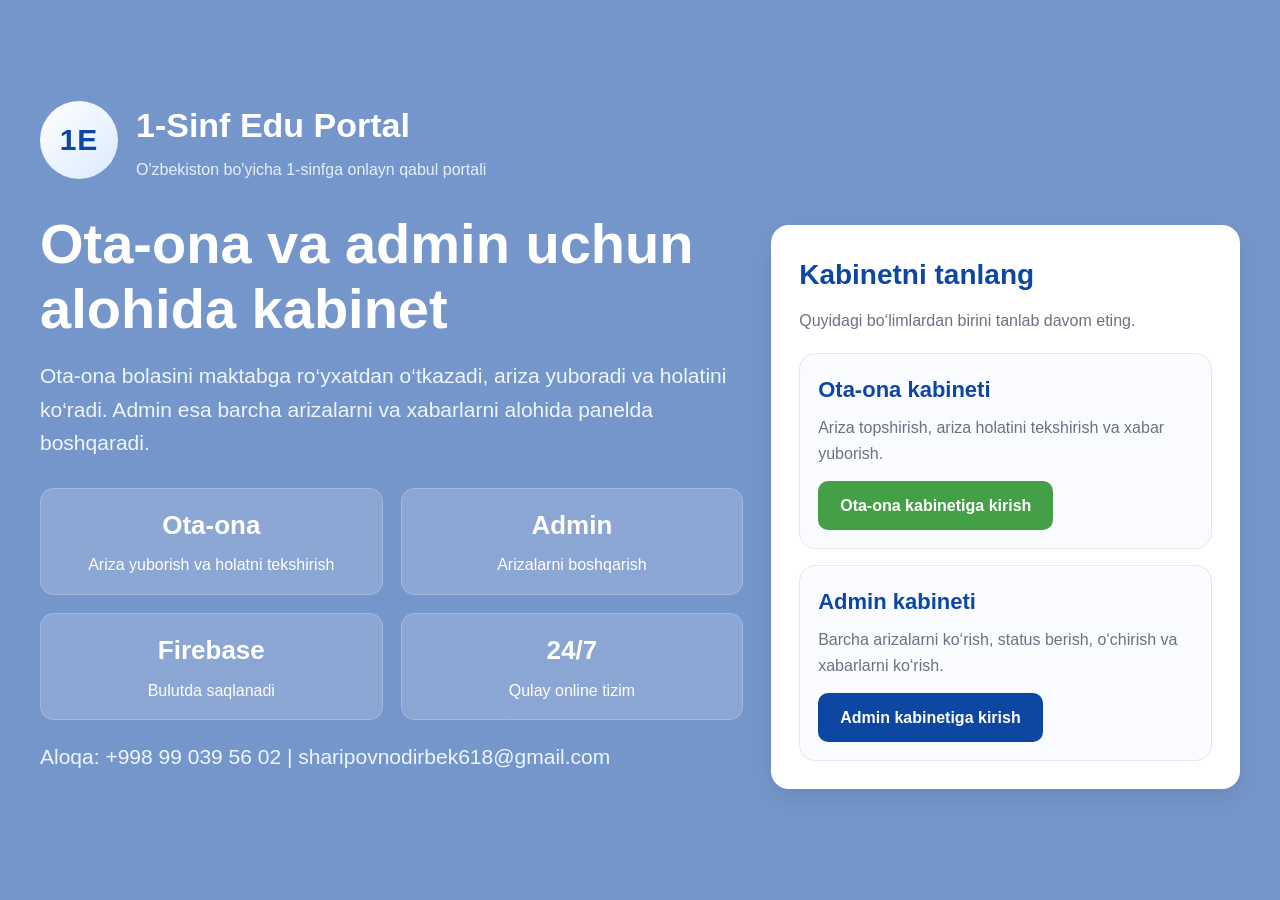
<file: index.html>
<!DOCTYPE html>
<html lang="uz">
<head>
  <meta charset="UTF-8" />
  <meta name="viewport" content="width=device-width, initial-scale=1.0" />
  <title>1-Sinf Edu Portal</title>
  <style>
    *{margin:0;padding:0;box-sizing:border-box;font-family:Arial,sans-serif}
    :root{
      --primary:#0d47a1;--secondary:#1565c0;--accent:#43a047;--accent-dark:#2e7d32;
      --bg:#f4f7fc;--text:#1f2937;--muted:#6b7280;--white:#fff;
      --shadow:0 10px 25px rgba(0,0,0,.08);--radius:18px
    }
    body{background:var(--bg);color:var(--text);line-height:1.6}
    .hero{
      min-height:100vh;display:flex;align-items:center;padding:40px 20px;color:#fff;
      background:
        linear-gradient(rgba(13,71,161,.55),rgba(13,71,161,.55)),
        url("https://images.unsplash.com/photo-1588072432836-e10032774350?auto=format&fit=crop&w=1600&q=80")
        center/cover no-repeat
    }
    .container{width:100%;max-width:1200px;margin:0 auto}
    .top{display:flex;align-items:center;gap:18px;margin-bottom:30px}
    .logo{
      width:78px;height:78px;border-radius:50%;
      background:linear-gradient(135deg,#fff,#dbeafe);color:#0d47a1;
      display:flex;align-items:center;justify-content:center;font-size:30px;font-weight:bold;letter-spacing:1px
    }
    .brand h1{font-size:34px;margin-bottom:4px}
    .brand p{color:#e5efff}
    .hero-grid{display:grid;grid-template-columns:1.2fr .8fr;gap:28px;align-items:center}
    .hero-text h2{font-size:56px;line-height:1.15;margin-bottom:18px}
    .hero-text p{font-size:21px;max-width:700px;color:#eef6ff;margin-bottom:28px}
    .cards{display:grid;grid-template-columns:repeat(2,1fr);gap:18px;margin-top:20px}
    .mini{
      background:rgba(255,255,255,.16);border:1px solid rgba(255,255,255,.2);
      border-radius:14px;padding:16px;text-align:center
    }
    .mini h3{font-size:26px;margin-bottom:6px}
    .panel{background:#fff;color:var(--text);border-radius:var(--radius);box-shadow:var(--shadow);padding:28px}
    .panel h3{color:var(--primary);font-size:28px;margin-bottom:10px}
    .panel p{color:var(--muted);margin-bottom:20px}
    .action-box{display:grid;gap:16px}
    .action-card{border:1px solid #e5e7eb;border-radius:16px;padding:18px;background:#f9fbff}
    .action-card h4{color:var(--primary);margin-bottom:8px;font-size:22px}
    .action-card p{margin-bottom:14px}
    .btn{
      display:inline-block;padding:12px 22px;border-radius:10px;text-decoration:none;
      font-weight:700;border:none;cursor:pointer
    }
    .btn-parent{background:var(--accent);color:#fff}
    .btn-parent:hover{background:var(--accent-dark)}
    .btn-admin{background:var(--primary);color:#fff}
    .btn-admin:hover{background:#0b3d91}
    .footer-note{margin-top:20px;color:#dbeafe;font-size:14px}
    @media (max-width:900px){
      .hero-grid{grid-template-columns:1fr}
      .hero-text h2{font-size:40px}
    }
    @media (max-width:640px){
      .cards{grid-template-columns:1fr}
      .hero-text h2{font-size:32px}
      .brand h1{font-size:28px}
    }
  </style>
</head>
<body>
  <section class="hero">
    <div class="container">
      <div class="top">
        <div class="logo">1E</div>
        <div class="brand">
          <h1>1-Sinf Edu Portal</h1>
          <p>O'zbekiston bo'yicha 1-sinfga onlayn qabul portali</p>
        </div>
      </div>

      <div class="hero-grid">
        <div class="hero-text">
          <h2>Ota-ona va admin uchun alohida kabinet</h2>
          <p>
            Ota-ona bolasini maktabga ro‘yxatdan o‘tkazadi, ariza yuboradi va holatini ko‘radi.
            Admin esa barcha arizalarni va xabarlarni alohida panelda boshqaradi.
          </p>

          <div class="cards">
            <div class="mini"><h3>Ota-ona</h3><span>Ariza yuborish va holatni tekshirish</span></div>
            <div class="mini"><h3>Admin</h3><span>Arizalarni boshqarish</span></div>
            <div class="mini"><h3>Firebase</h3><span>Bulutda saqlanadi</span></div>
            <div class="mini"><h3>24/7</h3><span>Qulay online tizim</span></div>
          </div><p class="footer-note">
            Aloqa: +998 99 039 56 02 | sharipovnodirbek618@gmail.com
          </p>
        </div>

        <div class="panel">
          <h3>Kabinetni tanlang</h3>
          <p>Quyidagi bo‘limlardan birini tanlab davom eting.</p>

          <div class="action-box">
            <div class="action-card">
              <h4>Ota-ona kabineti</h4>
              <p>Ariza topshirish, ariza holatini tekshirish va xabar yuborish.</p>
              <a class="btn btn-parent" href="parent.html">Ota-ona kabinetiga kirish</a>
            </div>

            <div class="action-card">
              <h4>Admin kabineti</h4>
              <p>Barcha arizalarni ko‘rish, status berish, o‘chirish va xabarlarni ko‘rish.</p>
              <a class="btn btn-admin" href="admin.html">Admin kabinetiga kirish</a>
            </div>
          </div>
        </div>
      </div>
    </div>
  </section>
</body>
</html>
</file>
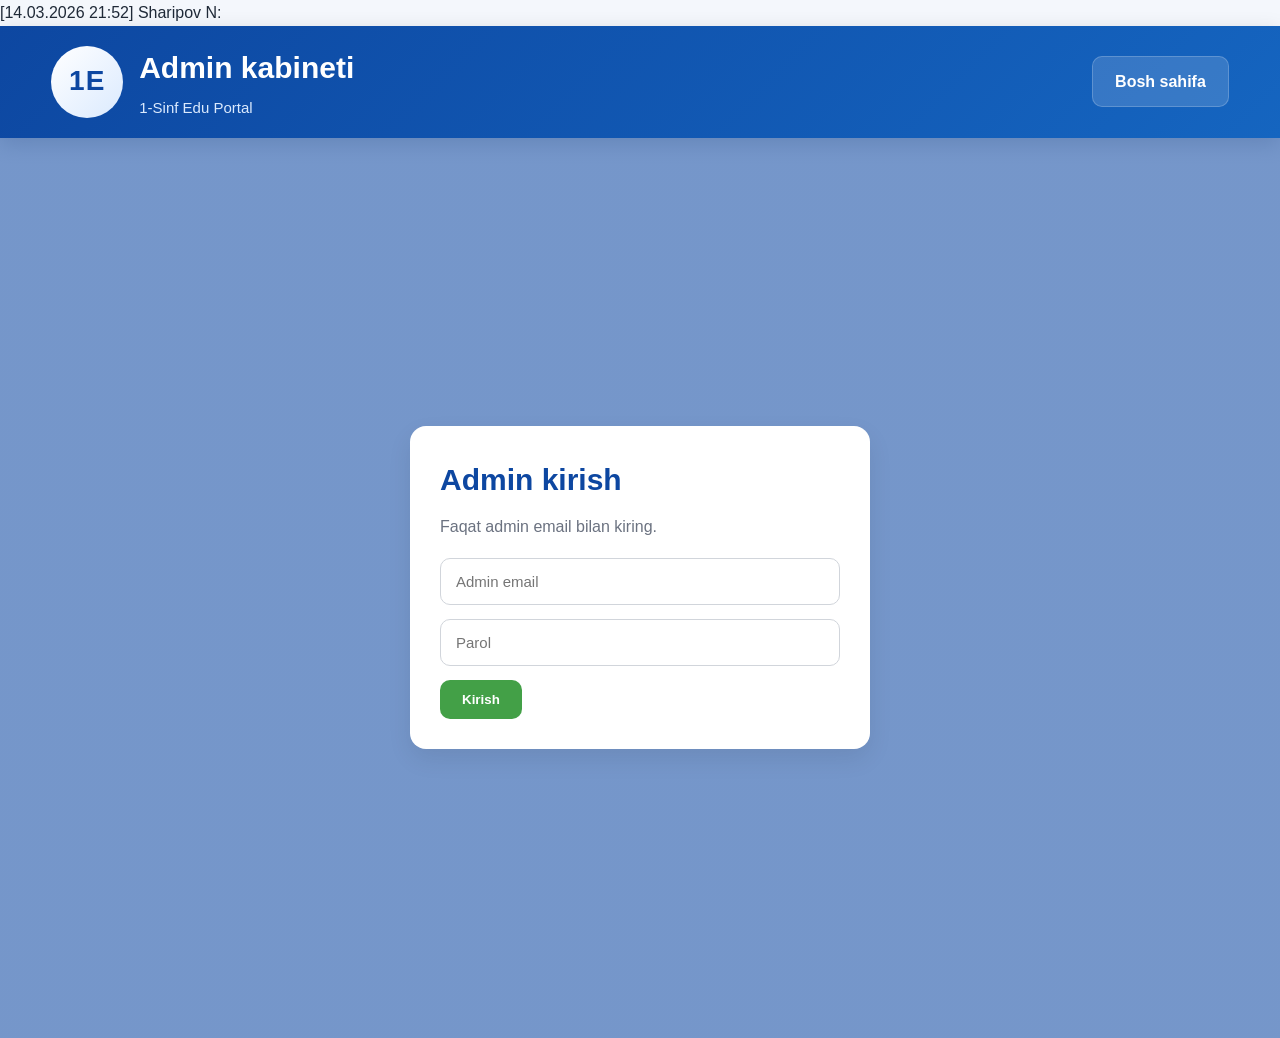
<file: admin.html>
[14.03.2026 21:52] Sharipov N: <!DOCTYPE html>
<html lang="uz">
<head>
  <meta charset="UTF-8" />
  <meta name="viewport" content="width=device-width, initial-scale=1.0" />
  <title>Admin kabineti</title>
  <style>
    *{margin:0;padding:0;box-sizing:border-box;font-family:Arial,sans-serif}
    :root{
      --primary:#0d47a1;--secondary:#1565c0;--accent:#43a047;--bg:#f4f7fc;
      --text:#1f2937;--muted:#6b7280;--shadow:0 10px 25px rgba(0,0,0,.08);--radius:16px
    }
    body{background:var(--bg);color:var(--text);line-height:1.6}
    .container{width:92%;max-width:1280px;margin:0 auto}
    header{background:linear-gradient(135deg,var(--primary),var(--secondary));color:white;box-shadow:0 6px 20px rgba(0,0,0,.15)}
    .topbar{display:flex;justify-content:space-between;align-items:center;gap:20px;padding:18px 0;flex-wrap:wrap}
    .brand-wrap{display:flex;align-items:center;gap:16px}
    .logo-circle{
      width:72px;height:72px;border-radius:50%;background:linear-gradient(135deg,#ffffff,#dbeafe);
      color:#0d47a1;display:flex;align-items:center;justify-content:center;font-size:28px;font-weight:bold;letter-spacing:1px
    }
    .brand h1{font-size:30px;margin-bottom:4px}
    .brand p{color:#dbeafe;font-size:15px}
    .btn{
      display:inline-block;padding:12px 22px;border-radius:10px;text-decoration:none;
      font-weight:700;border:none;cursor:pointer
    }
    .btn-light{background:rgba(255,255,255,.15);color:white;border:1px solid rgba(255,255,255,.2)}
    .btn-primary{background:var(--accent);color:white}
    .btn-secondary{background:#e8f0fe;color:var(--primary)}
    .login-section{
      min-height:100vh;display:flex;align-items:center;justify-content:center;padding:40px 20px;
      background:
        linear-gradient(rgba(13,71,161,.55),rgba(13,71,161,.55)),
        url("https://images.unsplash.com/photo-1523050854058-8df90110c9f1?auto=format&fit=crop&w=1600&q=80")
        center/cover no-repeat
    }
    .login-card,.table-card,.mini-stat{
      background:white;border-radius:var(--radius);box-shadow:var(--shadow)
    }
    .login-card{width:100%;max-width:460px;padding:30px}
    .login-card h2{color:var(--primary);margin-bottom:10px;font-size:30px}
    .login-card p{color:var(--muted);margin-bottom:18px}
    .login-card input{
      width:100%;padding:14px 15px;border:1px solid #d1d5db;border-radius:10px;
      font-size:15px;outline:none;margin-bottom:14px
    }
    .login-result{margin-top:12px;display:none;border-radius:12px;padding:14px;font-weight:700}
    #adminContent{display:none;padding:40px 0 70px}
    .section-title{text-align:center;font-size:38px;color:var(--primary);margin-bottom:14px}
    .section-subtitle{text-align:center;color:var(--muted);max-width:760px;margin:0 auto 30px;font-size:17px}
    .stats-panel{display:grid;grid-template-columns:repeat(4,1fr);gap:22px;margin-bottom:24px}
    .mini-stat{padding:20px;text-align:center}
    .mini-stat h4{color:var(--primary);font-size:28px;margin-bottom:6px}
    .mini-stat p{color:var(--muted);font-size:14px}
    .table-card{padding:26px;margin-bottom:24px}
    .table-card h3{color:var(--primary);margin-bottom:14px;font-size:24px}
    .table-actions{display:flex;gap:12px;margin-bottom:16px;flex-wrap:wrap}
    input[type="text"]{
      width:100%;padding:14px 15px;border:1px solid #d1d5db;border-radius:10px;font-size:15px;outline:none
    }
    .table-wrap{overflow-x:auto}
    table{width:100%;border-collapse:collapse;min-width:1200px}
    th,td{border-bottom:1px solid #e5e7eb;padding:12px;text-align:left;font-size:14px;vertical-align:top}
    th{background:#f1f5ff;color:var(--primary)}
    .status-badge{padding:6px 10px;border-radius:999px;font-size:12px;font-weight:700;display:inline-block}
    .status-qabul{background:#e8f5e9;color:#1b5e20}
    .status-korib{background:#fff8e1;color:#8d6e00}
[14.03.2026 21:52] Sharipov N: .status-tasdiq{background:#e3f2fd;color:#0d47a1}
    .status-bekor{background:#ffebee;color:#b71c1c}
    .action-select{padding:8px;border-radius:8px;border:1px solid #ccc;font-size:13px}
    .small-btn{padding:8px 12px;border:none;border-radius:8px;cursor:pointer;font-size:12px;font-weight:700}
    .small-danger{background:#ef5350;color:white}
    .small-photo{width:45px;height:60px;object-fit:cover;border-radius:6px}
    @media (max-width:1024px){.stats-panel{grid-template-columns:repeat(2,1fr)}}
    @media (max-width:768px){
      .stats-panel{grid-template-columns:1fr}
      .brand h1{font-size:24px}
      .section-title{font-size:30px}
    }
  </style>
</head>
<body>
  <header>
    <div class="container topbar">
      <div class="brand-wrap">
        <div class="logo-circle">1E</div>
        <div class="brand">
          <h1>Admin kabineti</h1>
          <p>1-Sinf Edu Portal</p>
        </div>
      </div>

      <div>
        <a href="index.html" class="btn btn-light">Bosh sahifa</a>
        <button class="btn btn-light" id="logoutBtn" style="display:none;">Chiqish</button>
      </div>
    </div>
  </header>

  <section class="login-section" id="loginSection">
    <div class="login-card">
      <h2>Admin kirish</h2>
      <p>Faqat admin email bilan kiring.</p>
      <input type="email" id="adminEmail" placeholder="Admin email" />
      <input type="password" id="adminPassword" placeholder="Parol" />
      <button class="btn btn-primary" id="loginBtn">Kirish</button>
      <div class="login-result" id="loginResult"></div>
    </div>
  </section>

  <section id="adminContent">
    <div class="container">
      <h2 class="section-title">Admin boshqaruv paneli</h2>
      <p class="section-subtitle">Yuborilgan arizalar va xabarlarni shu yerda boshqarasiz.</p>

      <div class="stats-panel">
        <div class="mini-stat"><h4 id="totalCount">0</h4><p>Jami arizalar</p></div>
        <div class="mini-stat"><h4 id="newCount">0</h4><p>Qabul qilindi</p></div>
        <div class="mini-stat"><h4 id="reviewCount">0</h4><p>Ko‘rib chiqilmoqda</p></div>
        <div class="mini-stat"><h4 id="approvedCount">0</h4><p>Tasdiqlangan</p></div>
      </div>

      <div class="table-card">
        <h3>Arizalar jadvali</h3>

        <div class="table-actions">
          <input type="text" id="searchInput" placeholder="ID, ism, viloyat, maktab bo‘yicha qidirish..." />
          <button class="btn btn-secondary" id="refreshBtn" type="button">Yangilash</button>
        </div>

        <div class="table-wrap">
          <table>
            <thead>
              <tr>
                <th>ID</th>
                <th>Rasm</th>
                <th>Bola</th>
                <th>Hudud</th>
                <th>Maktab</th>
                <th>Ota-ona email</th>
                <th>Telefon</th>
                <th>Status</th>
                <th>Amal</th>
              </tr>
            </thead>
            <tbody id="appsTableBody"></tbody>
          </table>
        </div>
      </div>

      <div class="table-card">
        <h3>Yuborilgan xabarlar</h3>
        <div class="table-wrap">
          <table>
            <thead>
              <tr>
                <th>Ism</th>
                <th>Telefon</th>
                <th>Email</th>
                <th>Xabar</th>
              </tr>
            </thead>
            <tbody id="messagesTableBody"></tbody>
          </table>
        </div>
      </div>
    </div>
  </section>

  <script type="module" src="admin.js"></script>
</body>
</html>
</file>
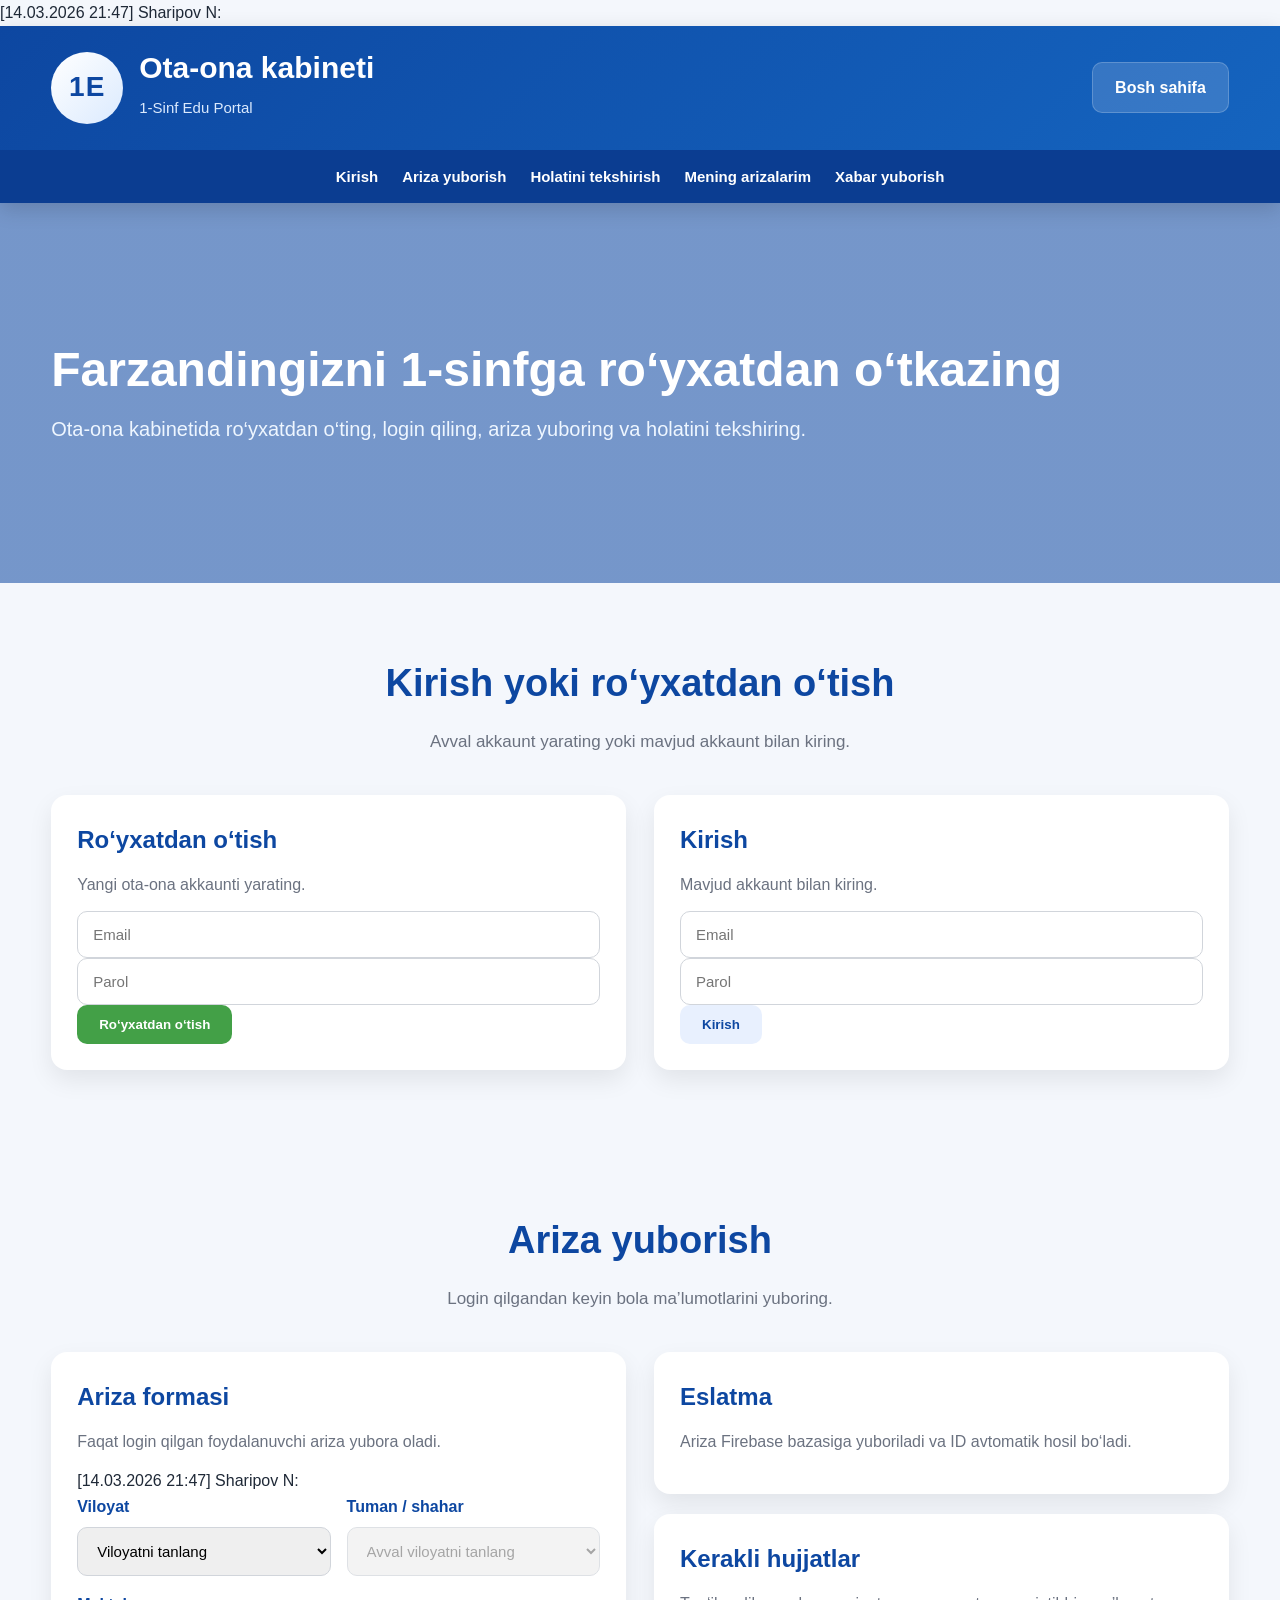
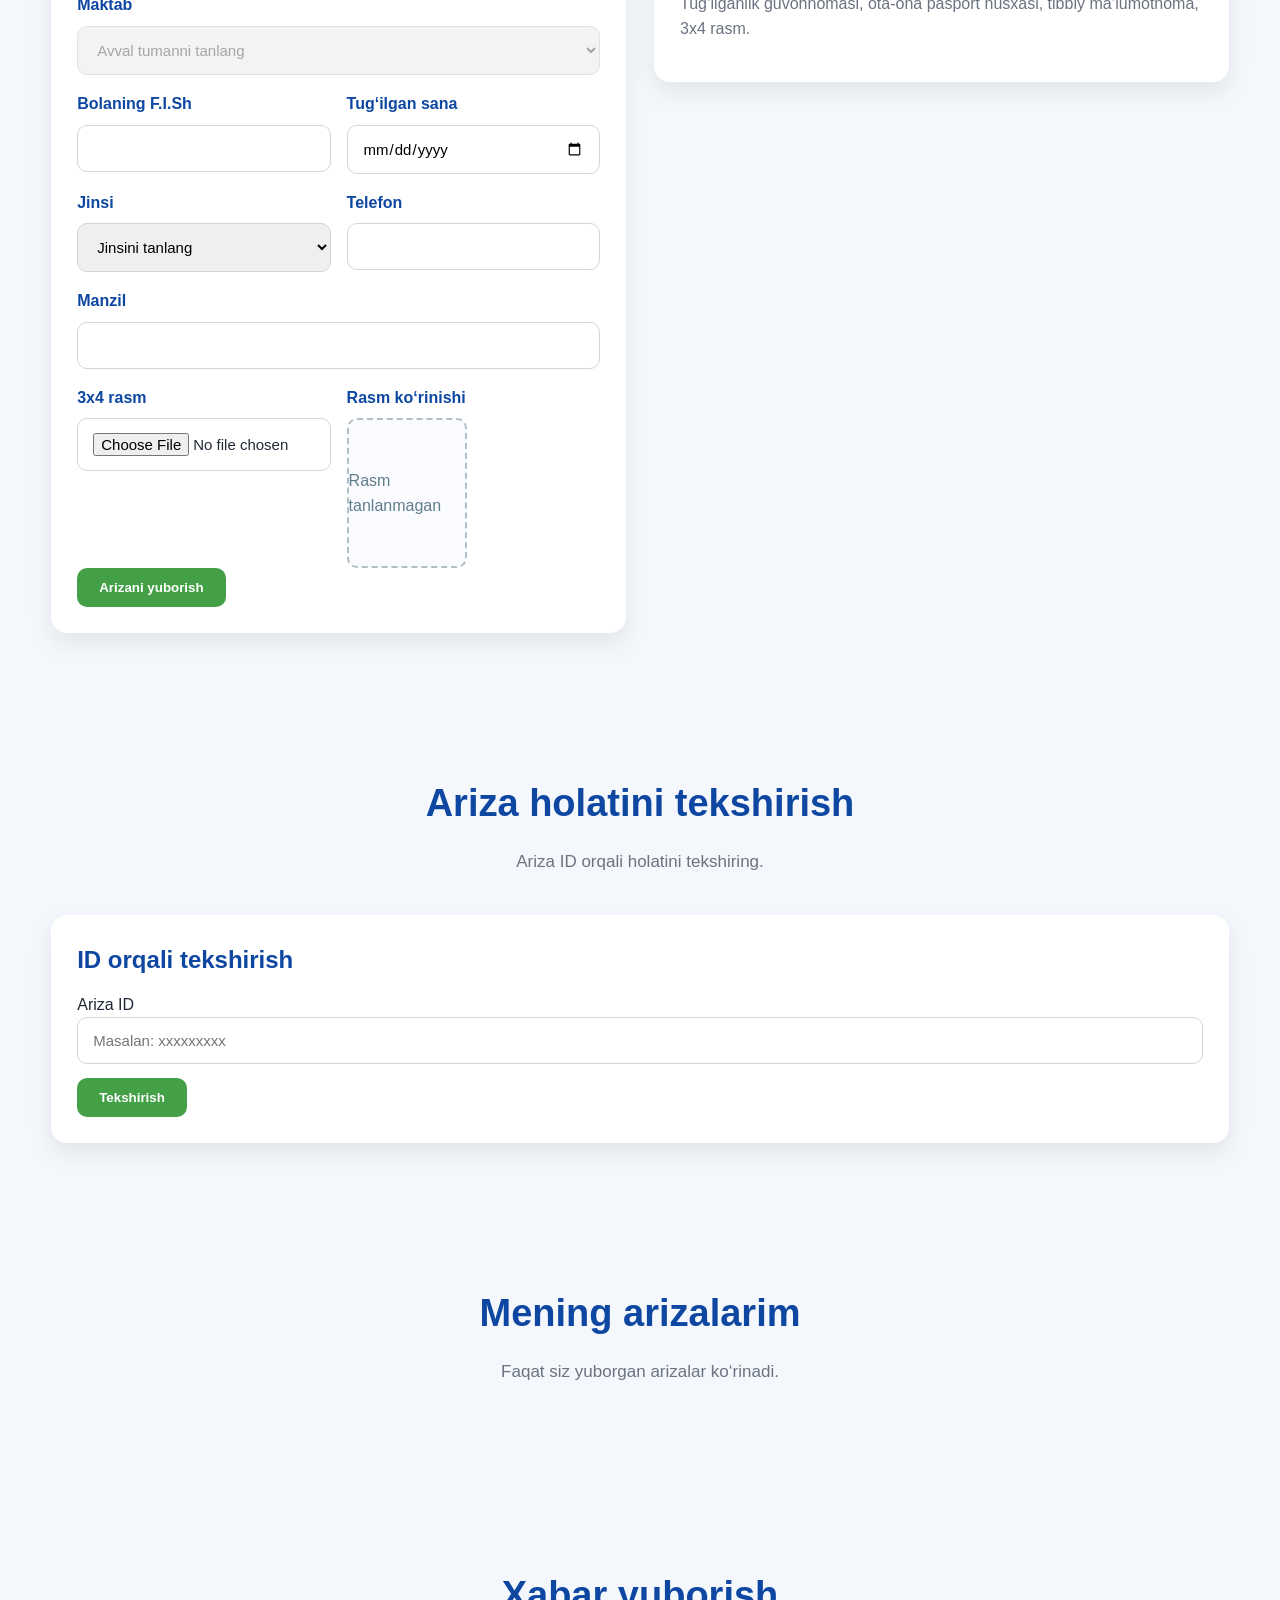
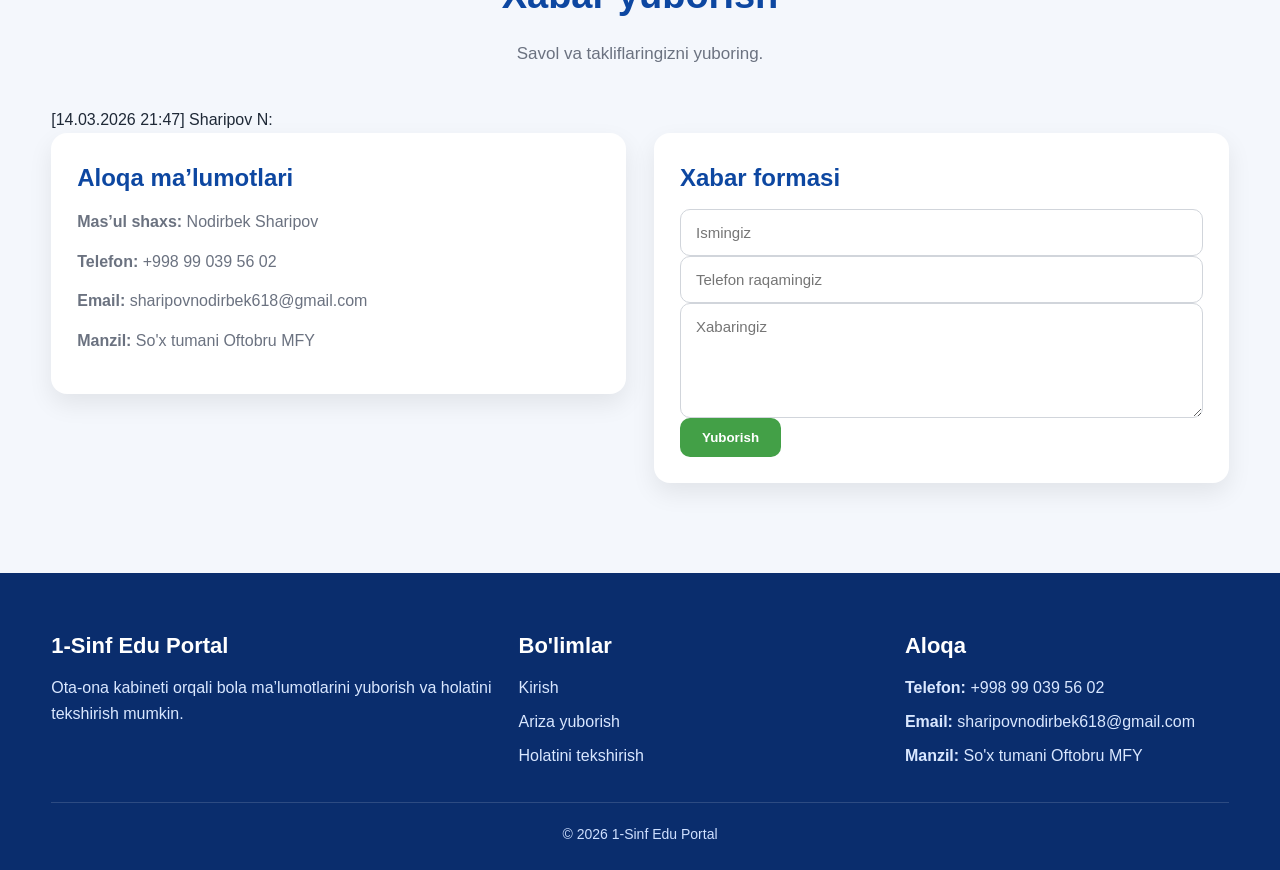
<file: parent.html>
[14.03.2026 21:47] Sharipov N: <!DOCTYPE html>
<html lang="uz">
<head>
  <meta charset="UTF-8" />
  <meta name="viewport" content="width=device-width, initial-scale=1.0" />
  <title>Ota-ona kabineti</title>
  <style>
    *{margin:0;padding:0;box-sizing:border-box;font-family:Arial,sans-serif}
    :root{
      --primary:#0d47a1;--secondary:#1565c0;--accent:#43a047;--accent-dark:#2e7d32;
      --bg:#f4f7fc;--text:#1f2937;--muted:#6b7280;--white:#fff;
      --shadow:0 10px 25px rgba(0,0,0,.08);--radius:16px
    }
    html{scroll-behavior:smooth}
    body{background:var(--bg);color:var(--text);line-height:1.6}
    .container{width:92%;max-width:1250px;margin:0 auto}
    header{
      background:linear-gradient(135deg,var(--primary),var(--secondary));
      color:white;position:sticky;top:0;z-index:100;box-shadow:0 6px 20px rgba(0,0,0,.15)
    }
    .topbar{display:flex;justify-content:space-between;align-items:center;gap:20px;padding:18px 0;flex-wrap:wrap}
    .brand-wrap{display:flex;align-items:center;gap:16px}
    .logo-circle{
      width:72px;height:72px;border-radius:50%;background:linear-gradient(135deg,#ffffff,#dbeafe);
      color:#0d47a1;display:flex;align-items:center;justify-content:center;font-size:28px;font-weight:bold;letter-spacing:1px
    }
    .brand h1{font-size:30px;margin-bottom:4px}
    .brand p{color:#dbeafe;font-size:15px}
    .top-actions{display:flex;gap:12px;flex-wrap:wrap}
    .btn{
      display:inline-block;padding:12px 22px;border-radius:10px;text-decoration:none;
      font-weight:700;border:none;cursor:pointer
    }
    .btn-primary{background:var(--accent);color:white}
    .btn-primary:hover{background:var(--accent-dark)}
    .btn-light{background:rgba(255,255,255,.15);color:white;border:1px solid rgba(255,255,255,.2)}
    .btn-secondary{background:#e8f0fe;color:var(--primary)}
    nav{background:#0b3d91}
    nav ul{list-style:none;display:flex;justify-content:center;flex-wrap:wrap;gap:24px;padding:14px 0}
    nav a{color:white;text-decoration:none;font-weight:700;font-size:15px}
    .hero{
      min-height:380px;display:flex;align-items:center;color:white;
      background:
        linear-gradient(rgba(13,71,161,.55),rgba(13,71,161,.55)),
        url("https://images.unsplash.com/photo-1588072432836-e10032774350?auto=format&fit=crop&w=1600&q=80")
        center/cover no-repeat
    }
    .hero-content{padding:60px 0}
    .hero-content h2{font-size:48px;line-height:1.15;margin-bottom:16px}
    .hero-content p{font-size:20px;max-width:760px;color:#eef6ff}
    section{padding:70px 0}
    .section-title{text-align:center;font-size:38px;color:var(--primary);margin-bottom:14px}
    .section-subtitle{text-align:center;color:var(--muted);max-width:760px;margin:0 auto 40px;font-size:17px}
    .auth-grid,.portal-layout,.contact-layout{
      display:grid;grid-template-columns:1fr 1fr;gap:28px;align-items:start
    }
    .auth-card,.form-card,.lookup-box,.info-card,.contact-card,.history-card{
      background:white;border-radius:var(--radius);box-shadow:var(--shadow);padding:26px
    }
    .auth-card h3,.form-card h3,.lookup-box h3,.info-card h3,.contact-card h3,.history-card h3{
      color:var(--primary);margin-bottom:12px;font-size:24px
    }
    .auth-card p,.form-card p,.contact-card p,.info-card p{color:var(--muted);margin-bottom:14px}
    .form-grid{display:grid;grid-template-columns:1fr 1fr;gap:16px}
    .form-group.full{grid-column:1/-1}
    .form-group label{display:block;margin-bottom:8px;font-weight:700;color:var(--primary)}
    input,select,textarea{
      width:100%;padding:14px 15px;border:1px solid #d1d5db;border-radius:10px;font-size:15px;outline:none
    }
    .photo-preview{
      width:120px;height:150px;border:2px dashed #b0bec5;border-radius:10px;display:flex;
      align-items:center;justify-content:center;overflow:hidden;background:#f9fbff;color:#607d8b;font-size:13px
[14.03.2026 21:47] Sharipov N: }
    .photo-preview img{width:100%;height:100%;object-fit:cover}
    .result-box,.lookup-result,.message-result,.auth-result{
      margin-top:18px;display:none;border-radius:12px;padding:18px;font-weight:700;line-height:1.7
    }
    .lookup-actions{display:flex;gap:12px;margin-top:14px;flex-wrap:wrap}
    .info-stack{display:grid;gap:20px}
    .history-grid{display:grid;grid-template-columns:repeat(3,1fr);gap:20px}
    .history-card small{color:var(--muted);display:block;margin-top:8px}
    .top-user{margin-top:12px;color:#dbeafe;font-size:14px}
    footer{
      background:#0a2d6d;color:#eaf2ff;padding:55px 0 24px;margin-top:20px
    }
    .footer-grid{display:grid;grid-template-columns:1.1fr .9fr .8fr;gap:22px;margin-bottom:26px}
    footer h3{font-size:22px;margin-bottom:12px;color:white}
    footer p,footer a{color:#d9e7ff;text-decoration:none;margin-bottom:8px}
    .footer-bottom{border-top:1px solid rgba(255,255,255,.14);padding-top:20px;text-align:center;color:#cfe0ff;font-size:14px}
    @media (max-width:1024px){
      .auth-grid,.portal-layout,.contact-layout,.footer-grid{grid-template-columns:1fr}
      .history-grid{grid-template-columns:repeat(2,1fr)}
    }
    @media (max-width:768px){
      .hero-content h2{font-size:34px}
      .form-grid,.history-grid{grid-template-columns:1fr}
      .section-title{font-size:30px}
      .brand h1{font-size:24px}
    }
  </style>
</head>
<body>
  <header>
    <div class="container topbar">
      <div class="brand-wrap">
        <div class="logo-circle">1E</div>
        <div class="brand">
          <h1>Ota-ona kabineti</h1>
          <p>1-Sinf Edu Portal</p>
          <div class="top-user" id="userEmailBox"></div>
        </div>
      </div>

      <div class="top-actions">
        <a href="index.html" class="btn btn-light">Bosh sahifa</a>
        <button class="btn btn-light" id="logoutBtn" style="display:none;">Chiqish</button>
      </div>
    </div>

    <nav>
      <ul>
        <li><a href="#auth">Kirish</a></li>
        <li><a href="#ariza">Ariza yuborish</a></li>
        <li><a href="#tekshirish">Holatini tekshirish</a></li>
        <li><a href="#tarix">Mening arizalarim</a></li>
        <li><a href="#boglanish">Xabar yuborish</a></li>
      </ul>
    </nav>
  </header>

  <section class="hero">
    <div class="container hero-content">
      <h2>Farzandingizni 1-sinfga ro‘yxatdan o‘tkazing</h2>
      <p>Ota-ona kabinetida ro‘yxatdan o‘ting, login qiling, ariza yuboring va holatini tekshiring.</p>
    </div>
  </section>

  <section id="auth">
    <div class="container">
      <h2 class="section-title">Kirish yoki ro‘yxatdan o‘tish</h2>
      <p class="section-subtitle">Avval akkaunt yarating yoki mavjud akkaunt bilan kiring.</p>

      <div class="auth-grid">
        <div class="auth-card">
          <h3>Ro‘yxatdan o‘tish</h3>
          <p>Yangi ota-ona akkaunti yarating.</p>
          <input type="email" id="registerEmail" placeholder="Email" />
          <input type="password" id="registerPassword" placeholder="Parol" />
          <button class="btn btn-primary" id="registerBtn">Ro‘yxatdan o‘tish</button>
        </div>

        <div class="auth-card">
          <h3>Kirish</h3>
          <p>Mavjud akkaunt bilan kiring.</p>
          <input type="email" id="loginEmail" placeholder="Email" />
          <input type="password" id="loginPassword" placeholder="Parol" />
          <button class="btn btn-secondary" id="loginBtn">Kirish</button>
        </div>
      </div>

      <div id="authResult" class="auth-result"></div>
    </div>
  </section>

  <section id="ariza">
    <div class="container">
      <h2 class="section-title">Ariza yuborish</h2>
      <p class="section-subtitle">Login qilgandan keyin bola ma’lumotlarini yuboring.</p>

      <div class="portal-layout">
        <div class="form-card">
          <h3>Ariza formasi</h3>
          <p>Faqat login qilgan foydalanuvchi ariza yubora oladi.</p>
[14.03.2026 21:47] Sharipov N: <form id="applicationForm">
            <div class="form-grid">
              <div class="form-group">
                <label for="region">Viloyat</label>
                <select id="region" required>
                  <option value="">Viloyatni tanlang</option>
                </select>
              </div>

              <div class="form-group">
                <label for="district">Tuman / shahar</label>
                <select id="district" required disabled>
                  <option value="">Avval viloyatni tanlang</option>
                </select>
              </div>

              <div class="form-group full">
                <label for="school">Maktab</label>
                <select id="school" required disabled>
                  <option value="">Avval tumanni tanlang</option>
                </select>
              </div>

              <div class="form-group">
                <label for="childName">Bolaning F.I.Sh</label>
                <input type="text" id="childName" required />
              </div>

              <div class="form-group">
                <label for="birthDate">Tug‘ilgan sana</label>
                <input type="date" id="birthDate" required />
              </div>

              <div class="form-group">
                <label for="gender">Jinsi</label>
                <select id="gender" required>
                  <option value="">Jinsini tanlang</option>
                  <option value="O'g'il bola">O'g'il bola</option>
                  <option value="Qiz bola">Qiz bola</option>
                </select>
              </div>

              <div class="form-group">
                <label for="phone">Telefon</label>
                <input type="text" id="phone" required />
              </div>

              <div class="form-group full">
                <label for="address">Manzil</label>
                <input type="text" id="address" required />
              </div>

              <div class="form-group">
                <label for="studentPhoto">3x4 rasm</label>
                <input type="file" id="studentPhoto" accept="image/*" />
              </div>

              <div class="form-group">
                <label>Rasm ko‘rinishi</label>
                <div class="photo-preview" id="photoPreview">Rasm tanlanmagan</div>
              </div>
            </div>

            <button type="submit" class="btn btn-primary">Arizani yuborish</button>
          </form>

          <div id="appResult" class="result-box"></div>
        </div>

        <div class="info-stack">
          <div class="info-card">
            <h3>Eslatma</h3>
            <p>Ariza Firebase bazasiga yuboriladi va ID avtomatik hosil bo‘ladi.</p>
          </div>

          <div class="info-card">
            <h3>Kerakli hujjatlar</h3>
            <p>Tug‘ilganlik guvohnomasi, ota-ona pasport nusxasi, tibbiy ma’lumotnoma, 3x4 rasm.</p>
          </div>
        </div>
      </div>
    </div>
  </section>

  <section id="tekshirish">
    <div class="container">
      <h2 class="section-title">Ariza holatini tekshirish</h2>
      <p class="section-subtitle">Ariza ID orqali holatini tekshiring.</p>

      <div class="lookup-box">
        <h3>ID orqali tekshirish</h3>
        <label for="lookupId">Ariza ID</label>
        <input type="text" id="lookupId" placeholder="Masalan: xxxxxxxxx" />

        <div class="lookup-actions">
          <button class="btn btn-primary" id="lookupBtn" type="button">Tekshirish</button>
        </div>

        <div id="lookupResult" class="lookup-result"></div>
      </div>
    </div>
  </section>

  <section id="tarix">
    <div class="container">
      <h2 class="section-title">Mening arizalarim</h2>
      <p class="section-subtitle">Faqat siz yuborgan arizalar ko‘rinadi.</p>
      <div id="myApplications" class="history-grid"></div>
    </div>
  </section>

  <section id="boglanish">
    <div class="container">
      <h2 class="section-title">Xabar yuborish</h2>
      <p class="section-subtitle">Savol va takliflaringizni yuboring.</p>
[14.03.2026 21:47] Sharipov N: <div class="contact-layout">
        <div class="contact-card">
          <h3>Aloqa ma’lumotlari</h3>
          <p><strong>Mas’ul shaxs:</strong> Nodirbek Sharipov</p>
          <p><strong>Telefon:</strong> +998 99 039 56 02</p>
          <p><strong>Email:</strong> sharipovnodirbek618@gmail.com</p>
          <p><strong>Manzil:</strong> So'x tumani Oftobru MFY</p>
        </div>

        <div class="contact-card">
          <h3>Xabar formasi</h3>
          <input type="text" id="contactName" placeholder="Ismingiz" />
          <input type="text" id="contactPhone" placeholder="Telefon raqamingiz" />
          <textarea rows="5" id="contactMessage" placeholder="Xabaringiz"></textarea>
          <button class="btn btn-primary" id="sendMessageBtn" type="button">Yuborish</button>
          <div id="messageResult" class="message-result"></div>
        </div>
      </div>
    </div>
  </section>

  <footer>
    <div class="container footer-grid">
      <div>
        <h3>1-Sinf Edu Portal</h3>
        <p>Ota-ona kabineti orqali bola ma’lumotlarini yuborish va holatini tekshirish mumkin.</p>
      </div>

      <div>
        <h3>Bo'limlar</h3>
        <p><a href="#auth">Kirish</a></p>
        <p><a href="#ariza">Ariza yuborish</a></p>
        <p><a href="#tekshirish">Holatini tekshirish</a></p>
      </div>

      <div>
        <h3>Aloqa</h3>
        <p><strong>Telefon:</strong> +998 99 039 56 02</p>
        <p><strong>Email:</strong> sharipovnodirbek618@gmail.com</p>
        <p><strong>Manzil:</strong> So'x tumani Oftobru MFY</p>
      </div>
    </div>

    <div class="container footer-bottom">© 2026 1-Sinf Edu Portal</div>
  </footer>

  <script type="module" src="parent.js"></script>
</body>
</html>
</file>
